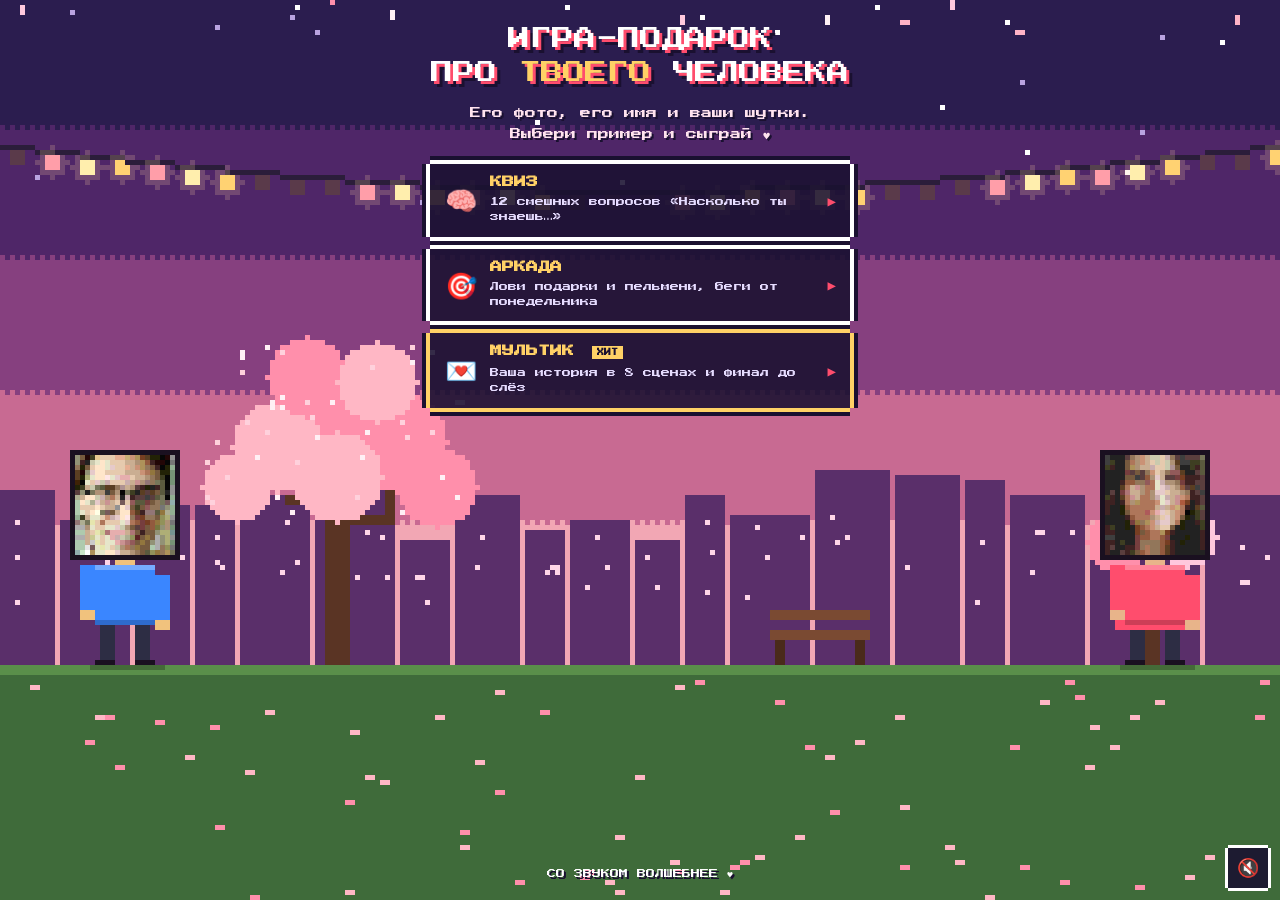
<file: index.html>
<!doctype html>
<html lang="ru">
<head>
  <meta charset="utf-8" />
  <link rel="icon" href="data:," />
  <meta name="viewport" content="width=device-width, initial-scale=1, viewport-fit=cover" />
  <meta name="theme-color" content="#2b1d4f" />
  <title>Игра-подарок про твоего человека</title>
  <meta name="description" content="Персональная игра в подарок: квиз, аркада и пиксельный мультик про любимого человека." />
  <link rel="stylesheet" href="shared/style.css?v=20261003213316" />
  <style>
    body { background: #2b1d4f; font-family: "Press Start 2P", monospace; }
    canvas { position: fixed; inset: 0; width: 100%; height: 100%; image-rendering: pixelated; image-rendering: crisp-edges; }
    .menu {
      position: fixed; left: 0; right: 0; top: 0; z-index: 5;
      display: flex; flex-direction: column; align-items: center; gap: 14px;
      padding: calc(22px + env(safe-area-inset-top)) 16px 0;
    }
    .logo { font-size: clamp(15px, 4.6vw, 22px); line-height: 1.55; text-align: center; color: #fff; text-shadow: 3px 3px 0 #ff4d6d, 6px 6px 0 #1a1030; max-width: 460px; }
    .logo span { color: #ffd166; }
    .sub { font-size: clamp(9px, 2.6vw, 11px); line-height: 1.9; text-align: center; color: #ffe3ee; text-shadow: 2px 2px 0 #1a1030; max-width: 400px; }
    .items { display: flex; flex-direction: column; gap: 12px; width: min(92vw, 420px); margin-top: 4px; }
    .item {
      display: flex; align-items: center; gap: 12px; padding: 12px 14px; text-decoration: none; color: #fff7ec;
      background: rgba(26, 16, 48, 0.88); touch-action: manipulation;
      box-shadow: 0 -4px 0 #fff, 0 4px 0 #fff, -4px 0 0 #fff, 4px 0 0 #fff, 0 -8px 0 #1a1030, 0 8px 0 #1a1030, -8px 0 0 #1a1030, 8px 0 0 #1a1030;
      transition: transform 0.08s steps(2);
    }
    .item:active { transform: translateY(3px); }
    .item .ico { font-size: 26px; width: 34px; text-align: center; flex: none; }
    .item b { display: block; font-size: 12px; color: #ffd166; margin-bottom: 6px; }
    .item small { display: block; font-size: 9px; line-height: 1.7; color: #e6dcff; }
    .item .go { margin-left: auto; color: #ff4d6d; font-size: 14px; animation: blink 0.9s steps(2) infinite; }
    .item.star { box-shadow: 0 -4px 0 #ffd166, 0 4px 0 #ffd166, -4px 0 0 #ffd166, 4px 0 0 #ffd166, 0 -8px 0 #1a1030, 0 8px 0 #1a1030, -8px 0 0 #1a1030, 8px 0 0 #1a1030; }
    .badge { display: inline-block; margin-left: 6px; padding: 3px 5px; font-size: 7px; color: #1a1030; background: #ffd166; vertical-align: middle; }
    .sound { position: fixed; left: 0; right: 0; bottom: calc(18px + env(safe-area-inset-bottom)); z-index: 5; text-align: center; font-size: 9px; line-height: 1.8; color: #fff; text-shadow: 2px 2px 0 #1a1030; animation: blink 1.6s steps(2) infinite; }
    .comic { position: fixed; z-index: 7; transform: translate(-50%, -50%) rotate(var(--rot)); font-family: "Press Start 2P", monospace; pointer-events: none; white-space: nowrap;
      text-shadow: 3px 3px 0 #1a1030, -2px -2px 0 #1a1030, 2px -2px 0 #1a1030, -2px 2px 0 #1a1030; animation: comic 1.5s cubic-bezier(0.2, 0.9, 0.3, 1.3) forwards; }
    @keyframes comic { 0% { transform: translate(-50%, -50%) rotate(var(--rot)) scale(0.2); opacity: 0; } 15% { transform: translate(-50%, -50%) rotate(var(--rot)) scale(1.25); opacity: 1; } 30% { transform: translate(-50%, -50%) rotate(var(--rot)) scale(1); } 80% { opacity: 1; } 100% { transform: translate(-50%, -90%) rotate(var(--rot)); opacity: 0; } }
    @keyframes blink { 50% { opacity: 0; } }
    /* низкие экраны: компактнее, чтобы человечки внизу оставались видны */
    @media (max-height: 700px) {
      .menu { gap: 10px; padding-top: calc(14px + env(safe-area-inset-top)); }
      .item { padding: 9px 12px; }
      .item small { display: none; }
      .item b { margin-bottom: 0; }
    }
  </style>
</head>
<body>
  <canvas id="c"></canvas>
  <div class="menu">
    <div class="logo">ИГРА-ПОДАРОК<br />ПРО <span>ТВОЕГО</span> ЧЕЛОВЕКА</div>
    <div class="sub">Его фото, его имя и ваши шутки.<br />Выбери пример и сыграй ♥</div>
    <div class="items">
      <a class="item" href="quiz/?order=demo"><div class="ico">🧠</div><div><b>КВИЗ</b><small>12 смешных вопросов «Насколько ты знаешь…»</small></div><span class="go">▶</span></a>
      <a class="item" href="arcade/?order=demo"><div class="ico">🎯</div><div><b>АРКАДА</b><small>Лови подарки и пельмени, беги от понедельника</small></div><span class="go">▶</span></a>
      <a class="item star" href="quest/?order=demo"><div class="ico">💌</div><div><b>МУЛЬТИК <span class="badge">ХИТ</span></b><small>Ваша история в 8 сценах и финал до слёз</small></div><span class="go">▶</span></a>
    </div>
  </div>
  <div class="sound">СО ЗВУКОМ ВОЛШЕБНЕЕ ♥</div>

  <script>window.GIFT_ROOT = "./";</script>
  <script src="shared/engine.js?v=20261003213316"></script>
  <script src="quest/pixel.js?v=20261003213316"></script>
  <script>
    // Живой фон: сакура, двое человечков и милые сценки по кругу
    Pix.init(document.getElementById("c"));
    const snd = Gift.soundButton("love");
    Gift.music.swell = 0.3;
    const wake = (e) => { if (e.target.closest(".snd")) return; document.removeEventListener("pointerdown", wake); Gift.music.start("love"); snd.refresh(); };
    document.addEventListener("pointerdown", wake);
    Gift.loadOrder().then(async (G) => {
      const [hi, fi] = await Promise.all([Gift.loadImage(G.hero.photo), Gift.loadImage(G.from.photo)]);
      Pix.setChars(Pix.makeFace(hi), G.hero.look || {}, Pix.makeFace(fi), G.from.look || {});
      const loop = ["heart", "dance", "kiss", "laugh"];
      let k = 0;
      const cycle = () => {
        Pix.setScene("sakura");
        Pix.act("enter");
        setTimeout(() => Pix.act(loop[k++ % loop.length]), 2600);
        setTimeout(cycle, 9000);
      };
      cycle();
    }).catch(() => {});
  </script>
</body>
</html>
</file>
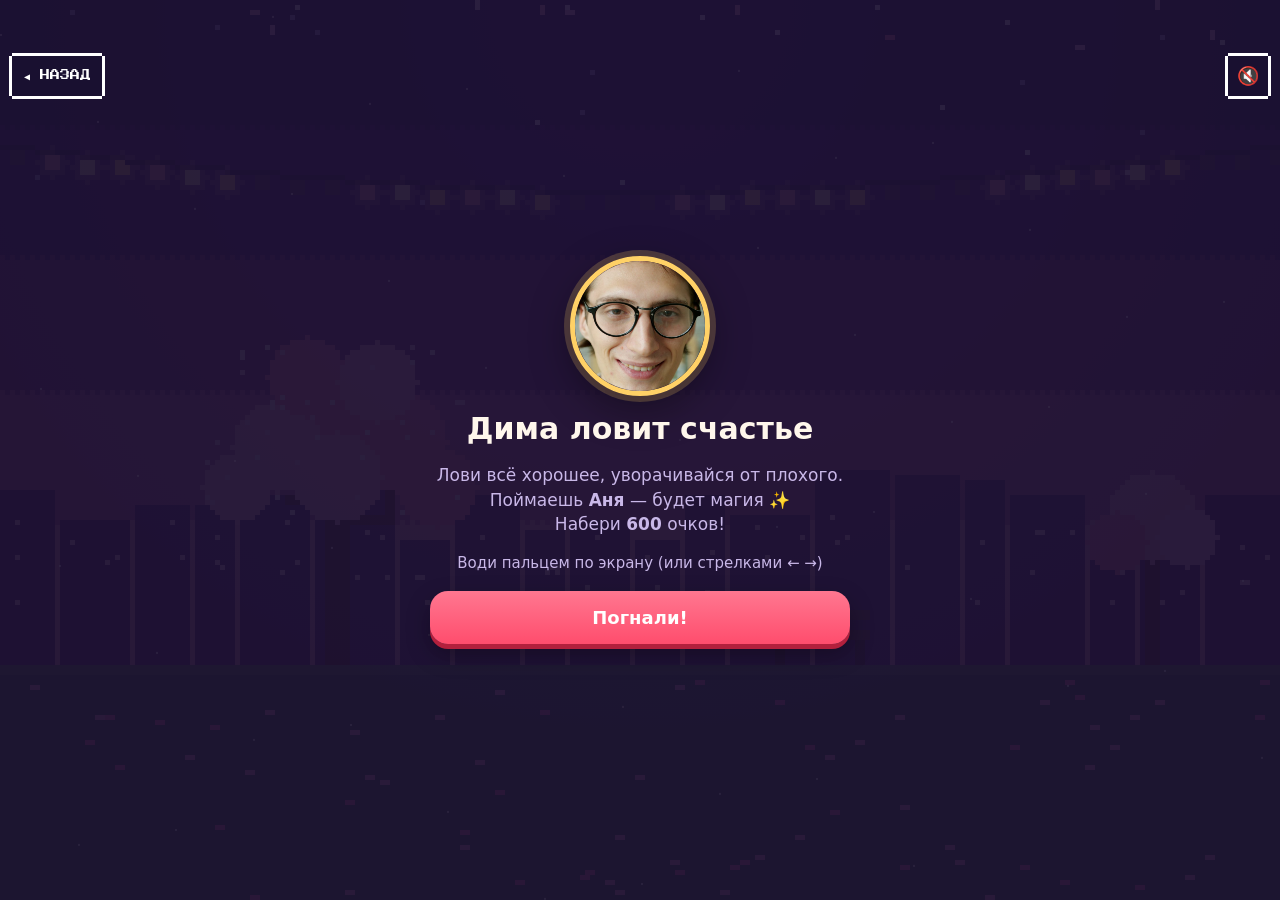
<file: arcade/index.html>
<!doctype html>
<html lang="ru">
<head>
  <meta charset="utf-8" />
  <link rel="icon" href="data:," />
  <meta name="viewport" content="width=device-width, initial-scale=1, viewport-fit=cover" />
  <title>Аркада-подарок</title>
  <link rel="stylesheet" href="../shared/style.css?v=20261003213316" />
  <style>
    canvas { position: fixed; inset: 0; width: 100%; height: 100%; touch-action: none; }
    .hud { position: fixed; top: calc(14px + env(safe-area-inset-top)); left: 0; right: 0; display: flex; justify-content: space-between; align-items: center; padding: 0 18px; font-weight: 900; font-size: 22px; pointer-events: none; z-index: 5; text-shadow: 0 2px 8px rgba(0, 0, 0, 0.5); }
    .snd, .back { bottom: auto; top: calc(56px + env(safe-area-inset-top)); }
    .combo { position: fixed; top: calc(52px + env(safe-area-inset-top)); left: 0; right: 0; text-align: center; font-family: "Press Start 2P", monospace; font-size: 14px; color: var(--accent2); z-index: 5; pointer-events: none; text-shadow: 3px 3px 0 #1a1030; }
    .overlay { background: rgba(27, 16, 48, 0.88); z-index: 10; max-width: none; }
    .overlay > * { max-width: 420px; }
    .hint { font-size: 15px; }
    .pair { display: flex; align-items: center; }
    .pair .avatar { width: 110px; height: 110px; }
    .pair .avatar + .avatar { margin-left: -24px; border-color: var(--accent); }
    .comic { position: fixed; z-index: 7; transform: translate(-50%, -50%) rotate(var(--rot)); font-family: "Press Start 2P", monospace; pointer-events: none; white-space: nowrap; text-align: center;
      text-shadow: 3px 3px 0 #1a1030, -2px -2px 0 #1a1030, 2px -2px 0 #1a1030, -2px 2px 0 #1a1030; animation: comic 1.3s cubic-bezier(0.2, 0.9, 0.3, 1.3) forwards; }
    @keyframes comic { 0% { transform: translate(-50%, -50%) rotate(var(--rot)) scale(0.2); opacity: 0; } 15% { transform: translate(-50%, -50%) rotate(var(--rot)) scale(1.25); opacity: 1; } 30% { transform: translate(-50%, -50%) rotate(var(--rot)) scale(1); } 80% { opacity: 1; } 100% { transform: translate(-50%, -110%) rotate(var(--rot)); opacity: 0; } }
    .banner { position: fixed; left: 0; right: 0; top: 38%; z-index: 8; text-align: center; font-family: "Press Start 2P", monospace; font-size: clamp(16px, 5vw, 24px); line-height: 1.6; padding: 18px 10px; color: #fff; background: rgba(230, 57, 70, 0.92); box-shadow: 0 6px 0 #1a1030; pointer-events: none; animation: banner 2.2s ease-in-out forwards; }
    .banner.good { background: rgba(6, 214, 160, 0.92); color: #1a1030; }
    @keyframes banner { 0% { transform: translateX(-110%); } 15%, 80% { transform: none; } 100% { transform: translateX(110%); } }
    .vignette { position: fixed; inset: 0; z-index: 4; pointer-events: none; box-shadow: inset 0 0 120px 40px rgba(255, 77, 141, 0.55); opacity: 0; transition: opacity 0.5s; }
    .vignette.on { opacity: 1; }
    .heart-rain { position: fixed; top: -40px; z-index: 6; pointer-events: none; animation: heartFall linear forwards; }
    @keyframes heartFall { to { transform: translateY(115vh) rotate(25deg); } }
    #bg { position: fixed; inset: 0; width: 100%; height: 100%; z-index: 0; pointer-events: none; opacity: 0.55; image-rendering: pixelated; image-rendering: crisp-edges; }
  </style>
</head>
<body>
  <canvas id="bg"></canvas>
  <canvas id="c"></canvas>
  <div class="vignette" id="vignette"></div>
  <div class="hud hidden" id="hud"><span id="score">0</span><span id="lives"></span></div>
  <div class="combo hidden" id="combo"></div>

  <div id="start" class="screen center overlay">
    <img class="avatar wobble" id="startPhoto" alt="" />
    <h1 id="title"></h1>
    <p>Лови всё хорошее, уворачивайся от плохого.<br />Поймаешь <b id="loveName"></b> — будет магия ✨<br />Набери <b id="goal"></b> очков!</p>
    <p class="hint">Води пальцем по экрану (или стрелками ← →)</p>
    <button class="btn pink" id="startBtn">Погнали!</button>
  </div>

  <div id="end" class="screen center overlay hidden">
    <div class="pair" id="endPair"><img class="avatar" id="endPhoto" alt="" /><img class="avatar hidden" id="endFrom" alt="" /></div>
    <h1 id="endTitle"></h1>
    <p id="endText"></p>
    <button class="btn pink" id="againBtn">Ещё раз</button>
  </div>

  <script src="../shared/engine.js?v=20261003213316"></script>
  <script>Gift.backButton();</script>
  <script src="../quest/pixel.js?v=20261003213316"></script>
  <script>Pix.init(document.getElementById("bg")); Pix.setScene("sakura");</script>
  <script>
    const $ = (id) => document.getElementById(id);
    const cv = $("c"), cx = cv.getContext("2d");
    let W, H, DPR, G, face, faceFrom;
    let state = "menu";
    let P, items, parts, score, lives, combo, best, spawnT, speed, shake, lastT, slow, event, eventT, nextEvent, loveT;

    const YUM = ["НЯМ!", "МОЁ!", "ЕЩЁ!", "ХРУМ!", "ВКУСНО!", "ЭТО МНЕ?!"];
    const OUCH = ["АЙ!", "ЗА ЧТО?!", "НЕЕЕТ!", "НУ КАМОН!", "БОЛЬНО!"];
    const COMBO_WORDS = { 5: "НЕПЛОХО!", 10: "ОГОНЬ! 🔥", 15: "ПЕЛЬМЕННЫЙ БОГ!", 20: "ЛЕГЕНДА!", 30: "НЕВОЗМОЖНО!!!" };

    function resize() {
      DPR = Math.min(devicePixelRatio || 1, 2);
      W = innerWidth; H = innerHeight;
      cv.width = W * DPR; cv.height = H * DPR;
      cx.setTransform(DPR, 0, 0, DPR, 0, 0);
    }
    addEventListener("resize", resize);
    resize();

    Gift.loadOrder().then(async (cfg) => {
      G = cfg;
      [face, faceFrom] = await Promise.all([Gift.loadImage(G.hero.photo), Gift.loadImage(G.from.photo)]);
      $("startPhoto").src = $("endPhoto").src = Gift.asset(G.hero.photo);
      $("endFrom").src = Gift.asset(G.from.photo);
      $("title").textContent = G.arcade.title;
      $("goal").textContent = G.arcade.winScore;
      $("loveName").textContent = G.from.name;
      document.title = G.arcade.title;
      requestAnimationFrame(loop);
    }).catch((e) => Gift.showError(e.message));

    function comic(text, x, y, color = "#ffd166", size = 1) {
      const d = document.createElement("div");
      d.className = "comic"; d.textContent = text;
      d.style.left = x + "px"; d.style.top = y + "px"; d.style.color = color;
      d.style.fontSize = Math.round(16 * size) + "px";
      d.style.setProperty("--rot", (Math.random() - 0.5) * 20 + "deg");
      document.body.appendChild(d);
      setTimeout(() => d.remove(), 1300);
    }
    function banner(text, good) {
      const b = document.createElement("div");
      b.className = "banner" + (good ? " good" : ""); b.textContent = text;
      document.body.appendChild(b);
      setTimeout(() => b.remove(), 2300);
    }
    function heartRain(n = 25) {
      for (let k = 0; k < n; k++) setTimeout(() => {
        const h = document.createElement("div");
        h.className = "heart-rain"; h.textContent = ["❤️", "💖", "💕", "💗"][k % 4];
        h.style.left = Math.random() * 100 + "vw"; h.style.fontSize = 16 + Math.random() * 20 + "px";
        h.style.animationDuration = 2.5 + Math.random() * 2 + "s";
        document.body.appendChild(h); setTimeout(() => h.remove(), 5000);
      }, k * 60);
    }

    function reset() {
      const r = Math.min(W, H) * 0.085 + 8;
      P = { x: W / 2, y: H - r * 2.6 - 30, r, tx: W / 2, vx: 0, squash: 0, spin: 0, dizzy: 0, run: 0, dir: 1 };
      items = []; parts = [];
      score = 0; lives = 3; combo = 0; best = 0; spawnT = 0; speed = 1; shake = 0; slow = 0;
      event = null; eventT = 0; nextEvent = 150; loveT = 6 + Math.random() * 6;
      updateHud();
    }
    function updateHud() {
      $("score").textContent = "⭐ " + score;
      $("lives").textContent = "❤️".repeat(lives) + "🖤".repeat(3 - lives);
      const mult = 1 + Math.floor(combo / 5);
      $("combo").textContent = combo >= 3 ? "КОМБО " + combo + (mult > 1 ? "  x" + mult : "") : "";
    }

    function pointer(e) { if (state === "play") P.tx = e.touches ? e.touches[0].clientX : e.clientX; }
    cv.addEventListener("pointermove", pointer);
    cv.addEventListener("pointerdown", pointer);
    cv.addEventListener("touchmove", (e) => { e.preventDefault(); pointer(e); }, { passive: false });
    const keys = {};
    addEventListener("keydown", (e) => (keys[e.key] = true));
    addEventListener("keyup", (e) => (keys[e.key] = false));

    function spawn(kind) {
      const A = G.arcade;
      let def, type;
      if (kind === "love") { type = "love"; def = A.love || { points: 50, text: "ЛЮБОВЬ!" }; }
      else if (kind === "golden" || (!kind && Math.random() < 0.025)) { type = "golden"; def = A.golden || { emoji: "🥟", points: 100, text: "ЗОЛОТО!" }; }
      else {
        let badChance = Math.min(0.42, 0.22 + speed * 0.04);
        if (event === "monday") badChance = 0.8;
        if (event === "friday") badChance = 0.05;
        const bad = Math.random() < badChance;
        type = bad ? "bad" : "good";
        const pool = bad ? A.bad : A.good;
        def = pool[Math.floor(Math.random() * pool.length)];
      }
      const fast = event === "monday" ? 1.35 : 1;
      items.push({
        ...def, type,
        x: 30 + Math.random() * (W - 60), y: -50,
        vy: (type === "love" ? 110 : type === "golden" ? 260 : 130 + Math.random() * 90) * speed * fast,
        rot: 0, vr: type === "love" ? 0 : (Math.random() - 0.5) * 5,
        size: type === "love" ? 64 : 42 + Math.random() * 10, t: 0,
        wob: Math.random() * 6,
      });
    }

    function puff(x, y, c = "rgba(255,255,255,0.5)") { parts.push({ x, y, vx: (Math.random() - 0.5) * 40, vy: -20 - Math.random() * 30, life: 0.5, max: 0.5, r: 6, c, grow: 22 }); }
    function sparks(x, y, colors, n = 16, sp = 220) { for (let i = 0; i < n; i++) { const a = Math.random() * 6.28, s = sp * (0.4 + Math.random() * 0.6); parts.push({ x, y, vx: Math.cos(a) * s, vy: Math.sin(a) * s - 60, life: 0.8, max: 0.8, r: 4, c: colors[i % colors.length], g: 500 }); } }
    function heartsBurst(x, y) { for (let i = 0; i < 14; i++) { const a = (i / 14) * 6.28; parts.push({ x, y, vx: Math.cos(a) * 160, vy: Math.sin(a) * 160 - 40, life: 1.4, max: 1.4, emoji: "💖", size: 22, g: 120 }); } }

    function loop(t) {
      const real = Math.min(0.033, (t - (lastT || t)) / 1000);
      lastT = t;
      if (slow > 0) slow -= real;
      const dt = real * (slow > 0 ? 0.4 : 1);
      if (state === "play") update(dt, real);
      draw(t / 1000);
      requestAnimationFrame(loop);
    }

    function update(dt, real) {
      speed += dt * 0.022;
      if (keys.ArrowLeft) P.tx -= 700 * dt;
      if (keys.ArrowRight) P.tx += 700 * dt;
      P.tx = Math.max(P.r, Math.min(W - P.r, P.tx));
      const nx = P.x + (P.tx - P.x) * Math.min(1, dt * 14);
      P.vx = (nx - P.x) / Math.max(dt, 0.001);
      P.x = nx;
      if (Math.abs(P.vx) > 30) { P.dir = Math.sign(P.vx); P.run += dt * Math.min(30, Math.abs(P.vx) / 25); }
      if (Math.abs(P.vx) > 500 && Math.random() < 0.5) puff(P.x - P.dir * 20, P.y + P.r * 2.4);
      P.squash *= 0.88; P.spin *= 0.9; shake *= 0.85;
      if (P.dizzy > 0) P.dizzy -= dt;

      // события
      if (!event && score >= nextEvent) {
        event = "monday"; eventT = 6; banner("😱 ПОНЕДЕЛЬНИК АТАКУЕТ!");
        nextEvent += 250;
      }
      if (event) {
        eventT -= dt;
        if (eventT <= 0) {
          if (event === "monday") { event = "friday"; eventT = 5; banner("🎉 ПЯТНИЦА! ХАЛЯВА!", true); }
          else event = null;
        }
      }
      loveT -= dt;
      if (loveT <= 0) { spawn("love"); loveT = 10 + Math.random() * 8; }

      spawnT -= dt;
      if (spawnT <= 0) { spawn(); spawnT = Math.max(0.26, (event ? 0.45 : 0.85) - speed * 0.1); }

      const headY = P.y;
      for (const it of items) {
        it.t += dt;
        it.y += it.vy * dt;
        it.rot += it.vr * dt;
        if (it.type === "love") { it.x += Math.sin(it.t * 2 + it.wob) * 60 * dt; if (Math.random() < 0.4) parts.push({ x: it.x + (Math.random() - 0.5) * 40, y: it.y, vx: 0, vy: 20, life: 0.8, max: 0.8, emoji: "✨", size: 14 }); }
        if (it.type === "golden" && Math.random() < 0.5) parts.push({ x: it.x, y: it.y, vx: (Math.random() - 0.5) * 30, vy: -10, life: 0.5, max: 0.5, r: 3, c: "#ffd166" });
        const dx = it.x - P.x, dy = it.y - headY;
        if (!it.dead && Math.hypot(dx, dy) < P.r + it.size * 0.45) {
          it.dead = true;
          const mult = 1 + Math.floor(combo / 5);
          if (it.type === "bad") {
            lives--; combo = 0; shake = 16; P.squash = -0.35; P.spin = (Math.random() < 0.5 ? -1 : 1) * 6.28; P.dizzy = 1.2;
            Gift.sfx.bad();
            comic(it.text, it.x, it.y - 30, "#ff7790", 0.8);
            comic(OUCH[Math.floor(Math.random() * OUCH.length)], P.x, P.y - P.r - 50, "#fff", 1.2);
            sparks(it.x, it.y, ["#ff4d6d", "#ffd166", "#fff"], 12, 200);
            if (navigator.vibrate) navigator.vibrate(90);
          } else if (it.type === "love") {
            const pts = it.points * mult; score += pts; combo += 3;
            slow = 2.5; P.squash = 0.4; P.spin = 6.28;
            Gift.sfx.heartbeat(); setTimeout(() => Gift.sfx.heartbeat(), 700); Gift.sfx.win();
            heartsBurst(P.x, P.y - P.r); heartRain(30);
            comic("+" + pts + " " + it.text, W / 2, H * 0.35, "#ff8fab", 1.2);
            $("vignette").classList.add("on"); setTimeout(() => $("vignette").classList.remove("on"), 2500);
          } else {
            combo++;
            const pts = it.points * mult; score += pts;
            P.squash = 0.3; if (it.points >= 15 || it.type === "golden") P.spin = 6.28;
            Gift.sfx.good();
            comic("+" + pts + " " + it.text, it.x, it.y - 30, it.type === "golden" ? "#ffd166" : "#fff3b0", it.type === "golden" ? 1.3 : 0.8);
            sparks(it.x, it.y, it.type === "golden" ? ["#ffd166", "#fff"] : ["#06d6a0", "#ffd166", "#fff"], it.type === "golden" ? 30 : 10, 200);
            if (it.type === "golden") { shake = 8; Gift.sfx.win(); }
            if (COMBO_WORDS[combo]) { comic(COMBO_WORDS[combo], W / 2, H * 0.3, "#ffd166", 1.4); Gift.sfx.win(); }
            else if (Math.random() < 0.3) comic(YUM[Math.floor(Math.random() * YUM.length)], P.x, P.y - P.r - 50, "#fff", 1);
          }
          best = Math.max(best, combo);
          updateHud();
        } else if (!it.dead && it.y > H + 40 && it.type !== "bad") {
          it.dead = true;
          if (it.type === "love") comic("ЭХ, УПУСТИЛ " + G.from.name.toUpperCase() + "!", W / 2, H * 0.4, "#ff8fab", 0.8);
          else if (combo >= 5) comic("КОМБО СГОРЕЛО", W / 2, H * 0.3, "#aaa", 0.7);
          if (it.type === "good") combo = 0;
          updateHud();
        }
      }
      items = items.filter((it) => !it.dead && it.y < H + 80);
      for (const p of parts) { p.life -= dt; p.vy += (p.g || 0) * dt; p.x += p.vx * dt; p.y += p.vy * dt; if (p.grow) p.r += p.grow * dt; }
      parts = parts.filter((p) => p.life > 0);
      $("combo").classList.toggle("hidden", combo < 3);

      if (lives <= 0) end(false);
      else if (score >= G.arcade.winScore) end(true);
    }

    // мультяшный Дима: тело, бегающие ноги, мельтешащие руки
    function drawPlayer(time) {
      const p = P, r = p.r;
      const shirt = (G.hero.look && G.hero.look.shirt) || "#3a86ff";
      const pants = "#5b62a8"; // светлее штанов из истории, чтобы ноги было видно на тёмном фоне
      const running = Math.abs(p.vx) > 30;
      const ph = p.run * 6;
      const lean = Math.max(-0.35, Math.min(0.35, p.vx / 2500));
      const bodyTop = p.y + r * 0.8, bodyH = r * 1.1, feetY = p.y + r * 2.5;
      cx.save();
      cx.translate(p.x, feetY);
      cx.rotate(lean);
      cx.translate(-p.x, -feetY);
      // ноги
      cx.strokeStyle = pants; cx.lineWidth = r * 0.32; cx.lineCap = "round";
      const step = running ? Math.sin(ph) * r * 0.55 : Math.sin(time * 3) * r * 0.05;
      const lift = running ? Math.abs(Math.cos(ph)) * r * 0.25 : 0;
      cx.beginPath(); cx.moveTo(p.x - r * 0.2, bodyTop + bodyH); cx.lineTo(p.x - r * 0.2 + step, feetY - lift * (Math.sin(ph) > 0 ? 1 : 0)); cx.stroke();
      cx.beginPath(); cx.moveTo(p.x + r * 0.2, bodyTop + bodyH); cx.lineTo(p.x + r * 0.2 - step, feetY - lift * (Math.sin(ph) < 0 ? 1 : 0)); cx.stroke();
      cx.fillStyle = "#1a1030";
      cx.beginPath(); cx.ellipse(p.x - r * 0.2 + step + p.dir * 4, feetY - lift * (Math.sin(ph) > 0 ? 1 : 0), r * 0.22, r * 0.12, 0, 0, 6.28); cx.fill();
      cx.beginPath(); cx.ellipse(p.x + r * 0.2 - step + p.dir * 4, feetY - lift * (Math.sin(ph) < 0 ? 1 : 0), r * 0.22, r * 0.12, 0, 0, 6.28); cx.fill();
      // руки
      cx.strokeStyle = shirt; cx.lineWidth = r * 0.26;
      const swing = running ? Math.sin(ph) * r * 0.7 : Math.sin(time * 2) * r * 0.1;
      const panic = p.dizzy > 0 ? Math.sin(time * 30) * r * 0.6 : 0;
      cx.beginPath(); cx.moveTo(p.x - r * 0.5, bodyTop + r * 0.2); cx.lineTo(p.x - r * 0.95 - swing * 0.3, bodyTop + r * 0.5 - swing - panic); cx.stroke();
      cx.beginPath(); cx.moveTo(p.x + r * 0.5, bodyTop + r * 0.2); cx.lineTo(p.x + r * 0.95 + swing * 0.3, bodyTop + r * 0.5 + swing + panic); cx.stroke();
      // тело
      cx.fillStyle = shirt;
      cx.beginPath(); cx.roundRect(p.x - r * 0.55, bodyTop, r * 1.1, bodyH, r * 0.3); cx.fill();
      cx.restore();

      // голова-фото со сквошем и кувырками
      cx.save();
      cx.translate(p.x + lean * r, p.y);
      cx.rotate(p.spin);
      cx.scale(1 + p.squash * 0.6, 1 - p.squash * 0.6);
      cx.beginPath(); cx.arc(0, 0, r + 5, 0, 6.28); cx.fillStyle = "#ffd166"; cx.fill();
      cx.beginPath(); cx.arc(0, 0, r, 0, 6.28); cx.clip();
      if (face) cx.drawImage(face, -r, -r, r * 2, r * 2);
      if (p.squash < -0.1) { cx.fillStyle = "rgba(255,0,60,0.35)"; cx.fillRect(-r, -r, r * 2, r * 2); }
      cx.restore();
      if (p.dizzy > 0) { cx.font = "18px serif"; cx.textAlign = "center"; for (let k = 0; k < 3; k++) { const a = time * 8 + k * 2.09; cx.fillText("⭐", p.x + Math.cos(a) * r * 1.1, p.y - r - 8 + Math.sin(a) * 6); } }
      if (running && Math.abs(p.vx) > 600) { cx.strokeStyle = "rgba(255,255,255,0.35)"; cx.lineWidth = 3; for (let k = 0; k < 3; k++) { const yy = p.y + r * (0.4 + k * 0.6); cx.beginPath(); cx.moveTo(p.x - p.dir * (r + 10), yy); cx.lineTo(p.x - p.dir * (r + 40 + k * 10), yy); cx.stroke(); } }
    }

    function draw(time) {
      cx.save();
      cx.clearRect(0, 0, W, H);
      if (shake > 0.5) cx.translate((Math.random() - 0.5) * shake, (Math.random() - 0.5) * shake);
      if (event === "monday") { cx.fillStyle = "rgba(120,0,20,0.18)"; cx.fillRect(0, 0, W, H); }
      if (event === "friday") { cx.fillStyle = "rgba(0,180,120,0.12)"; cx.fillRect(0, 0, W, H); }
      cx.fillStyle = "rgba(255,255,255,0.5)";
      for (let i = 0; i < 50; i++) { const sx = (i * 97) % W, sy = (i * 53 + time * 30 * (1 + (i % 3)) * (slow > 0 ? 0.4 : 1)) % H; cx.fillRect(sx, sy, 2, 2); }

      if (P) {
        for (const it of items) {
          cx.save();
          cx.translate(it.x, it.y);
          if (it.type === "love") {
            const pulse = 1 + Math.sin(it.t * 6) * 0.06;
            cx.scale(pulse, pulse);
            cx.font = it.size * 1.5 + "px serif"; cx.textAlign = "center"; cx.textBaseline = "middle";
            cx.fillText("❤️", 0, 4);
            cx.beginPath(); cx.arc(0, -2, it.size * 0.32, 0, 6.28); cx.clip();
            if (faceFrom) cx.drawImage(faceFrom, -it.size * 0.32, -2 - it.size * 0.32, it.size * 0.64, it.size * 0.64);
          } else {
            cx.rotate(it.rot);
            if (it.type === "golden") { cx.shadowColor = "#ffd166"; cx.shadowBlur = 20; cx.filter = "sepia(1) saturate(4) brightness(1.2)"; }
            cx.font = it.size + "px serif"; cx.textAlign = "center"; cx.textBaseline = "middle";
            cx.fillText(it.emoji, 0, 0);
          }
          cx.restore();
        }
        drawPlayer(time);
        for (const p of parts) {
          cx.globalAlpha = Math.max(0, p.life / p.max);
          if (p.emoji) { cx.font = p.size + "px serif"; cx.textAlign = "center"; cx.fillText(p.emoji, p.x, p.y); }
          else { cx.fillStyle = p.c; cx.beginPath(); cx.arc(p.x, p.y, p.r, 0, 6.28); cx.fill(); }
          cx.globalAlpha = 1;
        }
      }
      cx.restore();
    }

    const snd = Gift.soundButton("arcade");
    function start() {
      Gift.sfx.boing();
      Gift.music.start("arcade");
      snd.refresh();
      reset();
      state = "play";
      $("start").classList.add("hidden");
      $("end").classList.add("hidden");
      $("hud").classList.remove("hidden");
    }

    function end(win) {
      state = "end";
      $("hud").classList.add("hidden");
      $("combo").classList.add("hidden");
      $("end").classList.remove("hidden");
      $("endFrom").classList.toggle("hidden", !win);
      if (win) {
        $("endTitle").textContent = "ПОБЕДА! 🏆";
        $("endText").textContent = G.arcade.winText + " (Лучшее комбо: " + best + ")";
        Gift.sfx.win();
        Gift.confetti(140);
        heartRain(40);
      } else {
        $("endTitle").textContent = G.hero.name + " устал 😴";
        $("endText").textContent = "Понедельник и брокколи победили… в этот раз. Набрано " + score + " из " + G.arcade.winScore + ". Лучшее комбо: " + best + ". Ещё разок?";
        Gift.sfx.wrong();
      }
    }

    $("startBtn").onclick = start;
    $("againBtn").onclick = start;
  </script>
</body>
</html>
</file>
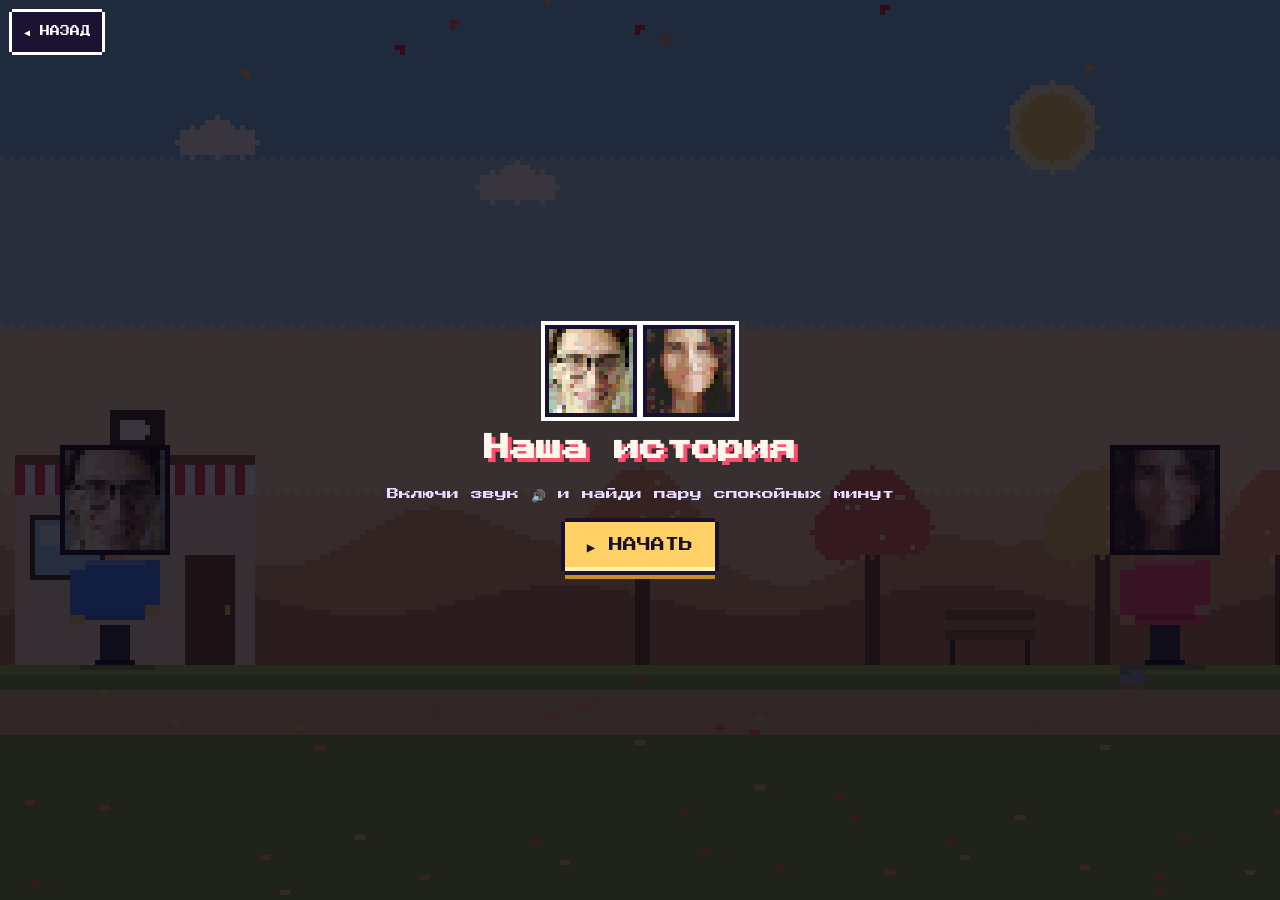
<file: quest/index.html>
<!doctype html>
<html lang="ru">
<head>
  <meta charset="utf-8" />
  <link rel="icon" href="data:," />
  <meta name="viewport" content="width=device-width, initial-scale=1, viewport-fit=cover" />
  <title>Наша история</title>
  <link rel="stylesheet" href="../shared/style.css?v=20261003213316" />
  <style>
    body { background: #000; font-family: "Press Start 2P", monospace; }
    canvas { position: fixed; inset: 0; width: 100%; height: 100%; image-rendering: pixelated; image-rendering: crisp-edges; }
    .px-box {
      background: #1a1030; color: #fff7ec;
      box-shadow: 0 -4px 0 #fff, 0 4px 0 #fff, -4px 0 0 #fff, 4px 0 0 #fff, 0 -8px 0 #1a1030, 0 8px 0 #1a1030, -8px 0 0 #1a1030, 8px 0 0 #1a1030, 0 12px 0 rgba(0, 0, 0, 0.35);
    }
    .box { position: fixed; left: 50%; bottom: calc(28px + env(safe-area-inset-bottom)); transform: translateX(-50%); width: min(88vw, 470px); min-height: 128px; padding: 16px 18px 34px; z-index: 5; cursor: pointer; }
    .box .who { position: absolute; top: -26px; left: 6px; padding: 4px 10px; font-family: "Press Start 2P", monospace; font-size: 10px; background: #ff4d6d; color: #fff; }
    .box p { color: #fff7ec; font-size: 13px; line-height: 1.8; min-height: 48px; }
    .box .tap { position: absolute; right: 14px; bottom: 8px; font-size: 18px; color: #ffd166; animation: blink 0.8s steps(2) infinite; }
    .choices { display: flex; flex-direction: column; gap: 10px; margin-top: 12px; }
    .choices button { font: inherit; font-size: 12px; line-height: 1.6; padding: 10px 14px; background: #2e1d55; color: #fff; border: none; cursor: pointer; text-align: left; box-shadow: 0 0 0 3px #ffd166; }
    .choices button::before { content: "▶ "; color: #ffd166; }
    .choices button:active { transform: translateY(2px); }

    .card { position: fixed; inset: 0; z-index: 8; display: flex; flex-direction: column; align-items: center; justify-content: center; gap: 18px; text-align: center; background: rgba(10, 6, 20, 0.88); opacity: 0; pointer-events: none; transition: opacity 0.5s steps(5); }
    .card.on { opacity: 1; }
    .card .num { font-family: "Press Start 2P", monospace; font-size: 14px; color: #ffd166; letter-spacing: 2px; }
    .card .name { font-family: "Press Start 2P", monospace; font-size: clamp(16px, 5vw, 24px); color: #fff; line-height: 1.5; padding: 0 20px; text-shadow: 4px 4px 0 #ff4d6d; }
    .card .hearts { font-size: 22px; letter-spacing: 6px; color: #ff4d6d; animation: blink 0.8s steps(2) infinite; }
    #fade { position: fixed; inset: 0; background: #000; z-index: 9; opacity: 1; pointer-events: none; transition: opacity 0.9s steps(6); }

    #start { z-index: 10; background: rgba(10, 6, 20, 0.7); max-width: none; }
    #start h1 { font-family: "Press Start 2P", monospace; font-size: clamp(18px, 6vw, 26px); line-height: 1.5; text-shadow: 4px 4px 0 #ff4d6d; }
    #start p { font-size: 12px; line-height: 1.8; color: #e6dcff; }
    .px-btn { font-family: "Press Start 2P", monospace; font-size: 14px; padding: 16px 22px; border: none; color: #1a1030; background: #ffd166; cursor: pointer; box-shadow: 0 -4px 0 #fff3b0 inset, 0 -4px 0 #1a1030, 0 4px 0 #1a1030, -4px 0 0 #1a1030, 4px 0 0 #1a1030, 0 8px 0 #c9901f; }
    .px-btn:active { transform: translateY(4px); }
    .faces { display: flex; gap: 14px; }
    .faces img { width: 84px; height: 84px; image-rendering: pixelated; box-shadow: 0 0 0 4px #1a1030, 0 0 0 8px #fff; }

    #fin { position: fixed; left: 0; right: 0; bottom: calc(5vh + env(safe-area-inset-bottom)); z-index: 6; text-align: center; padding: 0 22px; pointer-events: none; }
    .fin-line { font-size: clamp(14px, 4.2vw, 19px); line-height: 1.8; color: #ffe9ef; min-height: 3.6em; opacity: 0; transition: opacity 1.4s ease; text-shadow: 0 0 18px rgba(255, 120, 160, 0.6), 3px 3px 0 #2b0b2b; }
    .fin-line.on { opacity: 1; }
    .fin-sign { font-family: "Press Start 2P", monospace; font-size: 14px; color: #ff8fab; margin-top: 8px; opacity: 0; transition: opacity 2.5s; line-height: 1.6; }
    .fin-sign.on { opacity: 1; }
    #replay { margin-top: 18px; opacity: 0; transition: opacity 2s; pointer-events: auto; }
    #replay.on { opacity: 1; }
    .comic { position: fixed; z-index: 7; transform: translate(-50%, -50%) rotate(var(--rot)); font-family: "Press Start 2P", monospace; pointer-events: none; white-space: nowrap;
      text-shadow: 3px 3px 0 #1a1030, -2px -2px 0 #1a1030, 2px -2px 0 #1a1030, -2px 2px 0 #1a1030, 0 0 14px rgba(0,0,0,0.4); animation: comic 1.5s cubic-bezier(0.2, 0.9, 0.3, 1.3) forwards; }
    @keyframes comic { 0% { transform: translate(-50%, -50%) rotate(var(--rot)) scale(0.2); opacity: 0; } 15% { transform: translate(-50%, -50%) rotate(var(--rot)) scale(1.25); opacity: 1; } 30% { transform: translate(-50%, -50%) rotate(var(--rot)) scale(1); } 80% { opacity: 1; } 100% { transform: translate(-50%, -90%) rotate(var(--rot)) scale(1); opacity: 0; } }
    @keyframes blink { 50% { opacity: 0; } }
    @media (max-width: 360px) { .box p { font-size: 11px; } .choices button { font-size: 11px; } .box { padding: 14px 14px 30px; } }
    @media (max-height: 640px) { .box { min-height: 104px; } .faces img { width: 64px; height: 64px; } }
    .back { bottom: auto; top: calc(12px + env(safe-area-inset-top)); }
  </style>
</head>
<body>
  <canvas id="c"></canvas>
  <div id="fade"></div>

  <div id="start" class="screen center">
    <div class="faces"><img id="sHero" alt="" /><img id="sFrom" alt="" /></div>
    <h1 id="sTitle"></h1>
    <p>Включи звук 🔊 и найди пару спокойных минут</p>
    <button class="px-btn" id="startBtn">▶ НАЧАТЬ</button>
  </div>

  <div class="card" id="card"><div class="num" id="cardNum"></div><div class="name" id="cardName"></div><div class="hearts">♥ ♥ ♥</div></div>

  <div class="box px-box hidden" id="box">
    <div class="who" id="who"></div>
    <p id="text"></p>
    <div class="choices" id="choices"></div>
    <span class="tap" id="tap">▼</span>
  </div>

  <div id="fin" class="hidden">
    <div class="fin-line" id="finLine"></div>
    <div class="fin-sign" id="finSign"></div>
    <button class="px-btn" id="replay">↺ ЕЩЁ РАЗ</button>
  </div>

  <script src="../shared/engine.js?v=20261003213316"></script>
  <script>Gift.backButton();</script>
  <script src="pixel.js?v=20261003213316"></script>
  <script>
    const $ = (id) => document.getElementById(id);
    const wait = (ms) => new Promise((r) => setTimeout(r, ms));
    let G, chapterIdx = 0, lineIdx = 0, typing = null, waitingChoice = false, busy = true, inFinale = false;

    Pix.init($("c"));

    Gift.loadOrder().then(async (cfg) => {
      G = cfg;
      const [hi, fi] = await Promise.all([Gift.loadImage(G.hero.photo), Gift.loadImage(G.from.photo)]);
      const fa = Pix.makeFace(hi), fb = Pix.makeFace(fi);
      Pix.setChars(fa, G.hero.look || {}, fb, G.from.look || {});
      try { $("sHero").src = fa.toDataURL(); $("sFrom").src = fb.toDataURL(); }
      catch (e) { $("sHero").src = Gift.asset(G.hero.photo); $("sFrom").src = Gift.asset(G.from.photo); }
      $("sTitle").textContent = G.quest.title;
      document.title = G.quest.title;
      Pix.setScene("park");
      Pix.act("enter");
      $("fade").style.opacity = 0.35;
    }).catch((e) => Gift.showError(e.message));

    $("startBtn").onclick = () => {
      Gift.audio();
      Gift.music.swell = 0;
      Gift.music.start();
      $("start").classList.add("hidden");
      openChapter(0);
    };

    async function openChapter(i) {
      busy = true;
      chapterIdx = i; lineIdx = 0;
      const ch = G.quest.chapters[i];
      $("box").classList.add("hidden");
      $("fade").style.opacity = 1;
      await wait(950);
      Pix.setScene(ch.scene);
      $("cardNum").textContent = "ГЛАВА " + (i + 1);
      $("cardName").textContent = ch.title || "";
      $("card").classList.add("on");
      $("fade").style.opacity = 0;
      Gift.sfx.win();
      await wait(2100);
      $("card").classList.remove("on");
      await wait(400);
      $("box").classList.remove("hidden");
      busy = false;
      showLine();
    }

    const lineOf = (l) => (typeof l === "string" ? { t: l } : l);

    function typeText(str) {
      clearInterval(typing);
      const el = $("text");
      el.textContent = "";
      let k = 0;
      $("tap").classList.add("hidden");
      typing = setInterval(() => {
        el.textContent = str.slice(0, ++k);
        if (k % 3 === 0 && str[k - 1] !== " ") Gift.sfx.blip();
        if (k >= str.length) { clearInterval(typing); typing = null; $("tap").classList.remove("hidden"); }
      }, 34);
    }

    function showLine() {
      $("choices").innerHTML = "";
      const l = lineOf(G.quest.chapters[chapterIdx].lines[lineIdx]);
      $("who").textContent = l.who || "♥ " + G.quest.title.toUpperCase();
      if (l.act) Pix.act(l.act);
      typeText(l.t);
    }

    $("box").onclick = () => {
      if (busy || waitingChoice || inFinale) return;
      const ch = G.quest.chapters[chapterIdx];
      if (typing) { clearInterval(typing); typing = null; $("text").textContent = currentText(); $("tap").classList.remove("hidden"); return; }
      Gift.sfx.tap();
      lineIdx++;
      if (lineIdx < ch.lines.length) return showLine();
      if (ch.choice && lineIdx === ch.lines.length) return askChoice(ch.choice);
      nextChapter();
    };

    function currentText() {
      const ch = G.quest.chapters[chapterIdx];
      return lineIdx < ch.lines.length ? lineOf(ch.lines[lineIdx]).t : ch.choice.reply;
    }

    function askChoice(choice) {
      waitingChoice = true;
      typeText(choice.q);
      $("tap").classList.add("hidden");
      setTimeout(() => {
        choice.options.forEach((o) => {
          const b = document.createElement("button");
          b.textContent = o;
          b.onclick = (e) => {
            e.stopPropagation();
            Gift.sfx.good();
            $("choices").innerHTML = "";
            waitingChoice = false;
            if (choice.act) Pix.act(choice.act);
            typeText(choice.reply);
          };
          $("choices").appendChild(b);
        });
      }, 600);
    }

    function nextChapter() {
      if (chapterIdx + 1 < G.quest.chapters.length) {
        Gift.music.swell = Math.min(0.6, (chapterIdx + 1) * 0.1);
        return openChapter(chapterIdx + 1);
      }
      startFinale();
    }

    // ---------- ТРОГАТЕЛЬНЫЙ ФИНАЛ ----------
    async function startFinale() {
      inFinale = true;
      $("box").classList.add("hidden");
      $("fade").style.opacity = 1;
      await wait(1600);
      Pix.setScene("finale");
      Pix.act("finaleEnter");
      Gift.music.swell = 0.8;
      $("fade").style.opacity = 0;
      $("fin").classList.remove("hidden");
      await wait(6500);

      const lines = G.quest.finale;
      for (let i = 0; i < lines.length; i++) {
        const el = $("finLine");
        el.textContent = lines[i];
        el.classList.add("on");
        if (i === lines.length - 3) { Gift.music.swell = 1; Pix.fireworks = true; }
        await wait(Math.max(3400, lines[i].length * 100));
        if (i < lines.length - 1) { el.classList.remove("on"); await wait(1500); }
      }
      Pix.act("finaleKiss");
      await wait(3800);
      Pix.act("heartSky");
      await wait(3500);
      $("finSign").textContent = G.quest.signature;
      $("finSign").classList.add("on");
      await wait(4000);
      $("replay").classList.add("on");
      setTimeout(() => { Pix.fireworks = false; Gift.music.stop(8); }, 12000);
    }

    $("replay").onclick = () => location.reload();
  </script>
</body>
</html>
</file>
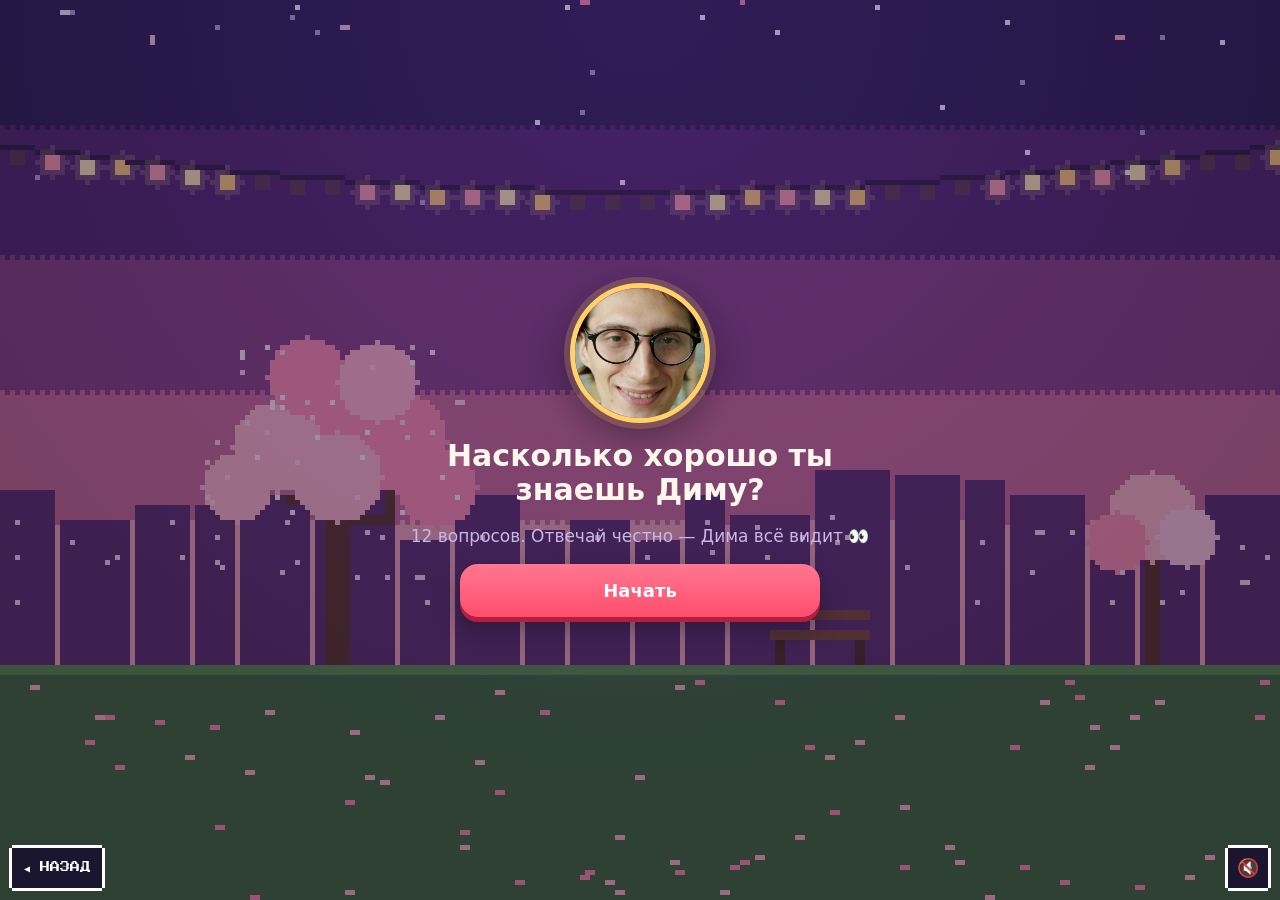
<file: quiz/index.html>
<!doctype html>
<html lang="ru">
<head>
  <meta charset="utf-8" />
  <link rel="icon" href="data:," />
  <meta name="viewport" content="width=device-width, initial-scale=1, viewport-fit=cover" />
  <title>Квиз-подарок</title>
  <link rel="stylesheet" href="../shared/style.css?v=20261003213316" />
  <style>
    .top { display: flex; align-items: center; gap: 12px; margin-bottom: 18px; }
    .top .avatar { width: 64px; height: 64px; border-width: 3px; box-shadow: none; transition: transform 0.4s cubic-bezier(0.2, 0.9, 0.3, 1.4); }
    .bar { flex: 1; height: 12px; background: rgba(255, 255, 255, 0.1); border-radius: 99px; overflow: hidden; }
    .bar i { display: block; height: 100%; width: 0; background: linear-gradient(90deg, var(--accent), var(--accent2)); transition: width 0.4s ease-out; }
    .count { font-weight: 800; color: var(--muted); font-size: 15px; min-width: 40px; text-align: right; }
    .question { font-size: 23px; font-weight: 800; line-height: 1.3; margin: 8px 0 20px; }
    .options { display: flex; flex-direction: column; gap: 12px; }
    .opt {
      text-align: left; padding: 16px 18px; border-radius: 16px; font: inherit; font-size: 17px; font-weight: 700;
      color: var(--text); background: var(--card); border: 2px solid rgba(255, 255, 255, 0.08); cursor: pointer;
      transition: transform 0.1s ease-out, background 0.2s, border-color 0.2s;
    }
    .opt:active { transform: scale(0.98); }
    .opt.right { background: #145a43; border-color: #06d6a0; }
    .opt.wrong { background: #5c1a2a; border-color: var(--accent); animation: shake 0.4s; }
    .reaction { margin-top: 18px; padding: 16px; border-radius: 16px; background: rgba(255, 209, 102, 0.12); font-size: 17px; font-weight: 700; line-height: 1.4; }
    .next { margin-top: auto; align-self: center; }
    .face-react { position: fixed; left: 50%; top: 40%; width: 220px; height: 220px; margin: -110px 0 0 -110px; border-radius: 50%; object-fit: cover; pointer-events: none; z-index: 50; opacity: 0; }
    .face-react.go-wrong { animation: faceWrong 1.1s ease-out both; }
    .face-react.go-right { animation: faceRight 1.1s ease-out both; }
    .note { font-size: 18px; font-weight: 800; color: #ffd1dc; line-height: 1.45; padding: 14px 16px; border-radius: 18px; background: rgba(255, 77, 109, 0.14); border: 2px solid rgba(255, 143, 171, 0.4); animation-delay: 1.4s; }
    .heart-rain { position: fixed; top: -40px; z-index: 40; pointer-events: none; animation: heartFall linear forwards; }
    @keyframes heartFall { to { transform: translateY(115vh) rotate(25deg); } }
    #result { overflow-y: auto; justify-content: safe center; }
    #game { overflow-y: auto; }
    @media (max-height: 700px) { .question { font-size: 19px; margin: 4px 0 14px; } .opt { padding: 12px 14px; font-size: 15px; } .options { gap: 9px; } .reaction { margin-top: 12px; padding: 12px; font-size: 15px; } .score-big { font-size: 48px; } .pair .avatar { width: 84px; height: 84px; } .avatar { width: 110px; height: 110px; } }
    .score-big { font-size: 64px; font-weight: 900; color: var(--accent2); line-height: 1; }
    .pair { display: flex; align-items: center; }
    .pair .avatar { width: 110px; height: 110px; }
    .pair .avatar + .avatar { margin-left: -24px; border-color: var(--accent); }
    @keyframes shake { 20%, 60% { transform: translateX(-8px); } 40%, 80% { transform: translateX(8px); } }
    @keyframes faceWrong {
      0% { opacity: 0; transform: scale(0.2) rotate(0); }
      25% { opacity: 1; transform: scale(1.3) rotate(-15deg); filter: hue-rotate(-40deg) saturate(2); }
      50% { transform: scale(1.1, 0.8) rotate(10deg); }
      100% { opacity: 0; transform: scale(0.1) rotate(360deg) translateY(200px); }
    }
    @keyframes faceRight {
      0% { opacity: 0; transform: scale(0.2); }
      30% { opacity: 1; transform: scale(1.2) rotate(8deg); }
      60% { transform: scale(1) rotate(-8deg); }
      100% { opacity: 0; transform: scale(1.6) translateY(-260px); }
    }
    #bg { position: fixed; inset: 0; width: 100%; height: 100%; z-index: 0; pointer-events: none; opacity: 0.55; image-rendering: pixelated; image-rendering: crisp-edges; }
  </style>
</head>
<body>
  <canvas id="bg"></canvas>
  <div id="start" class="screen center">
    <img class="avatar wobble" id="startPhoto" alt="" />
    <h1 id="startTitle"></h1>
    <p id="startText"></p>
    <button class="btn pink" id="startBtn">Начать</button>
  </div>

  <div id="game" class="screen hidden">
    <div class="top">
      <img class="avatar" id="miniPhoto" alt="" />
      <div class="bar"><i id="bar"></i></div>
      <div class="count" id="count"></div>
    </div>
    <div class="question" id="question"></div>
    <div class="options" id="options"></div>
    <div class="reaction hidden" id="reaction"></div>
    <button class="btn next hidden" id="nextBtn">Дальше →</button>
  </div>

  <div id="result" class="screen center hidden">
    <div class="pair"><img class="avatar" id="resHero" alt="" /><img class="avatar" id="resFrom" alt="" /></div>
    <div class="score-big" id="score"></div>
    <h2 id="resTitle"></h2>
    <p id="resText"></p>
    <h1 class="fade-up" id="occasion" style="color: var(--accent2); animation-delay: 0.6s"></h1>
    <p class="note fade-up hidden" id="note"></p>
    <button class="btn" id="againBtn">Пройти ещё раз</button>
  </div>

  <img class="face-react" id="faceReact" alt="" />

  <script src="../shared/engine.js?v=20261003213316"></script>
  <script>Gift.backButton();</script>
  <script src="../quest/pixel.js?v=20261003213316"></script>
  <script>Pix.init(document.getElementById("bg")); Pix.setScene("sakura");</script>
  <script>
    const $ = (id) => document.getElementById(id);
    let G, i = 0, score = 0, answered = false;

    Gift.loadOrder().then((cfg) => {
      G = cfg;
      const photo = Gift.asset(G.hero.photo);
      ["startPhoto", "miniPhoto", "resHero", "faceReact"].forEach((id) => ($(id).src = photo));
      $("resFrom").src = Gift.asset(G.from.photo);
      $("startTitle").textContent = G.quiz.title;
      $("startText").textContent = G.quiz.questions.length + " вопросов. Отвечай честно — " + G.hero.name + " всё видит 👀";
      document.title = G.quiz.title;
    }).catch((e) => Gift.showError(e.message));

    const snd = Gift.soundButton("fun");
    $("startBtn").onclick = () => {
      Gift.sfx.boing();
      Gift.music.start("fun");
      snd.refresh();
      $("start").classList.add("hidden");
      $("game").classList.remove("hidden");
      i = 0; score = 0;
      render();
    };

    function render() {
      const q = G.quiz.questions[i];
      answered = false;
      $("count").textContent = i + 1 + "/" + G.quiz.questions.length;
      $("bar").style.width = (i / G.quiz.questions.length) * 100 + "%";
      $("question").textContent = q.q;
      $("question").className = "question fade-up";
      $("reaction").classList.add("hidden");
      $("nextBtn").classList.add("hidden");
      $("options").innerHTML = "";
      q.options.forEach((text, idx) => {
        const b = document.createElement("button");
        b.className = "opt fade-up";
        b.style.animationDelay = idx * 0.06 + "s";
        b.textContent = text;
        b.onclick = () => choose(idx, b);
        $("options").appendChild(b);
      });
    }

    function choose(idx, btn) {
      if (answered) return;
      answered = true;
      const q = G.quiz.questions[i];
      const ok = idx === q.answer;
      const buttons = $("options").children;
      buttons[q.answer].classList.add("right");
      if (!ok) btn.classList.add("wrong");
      if (ok) { score++; Gift.sfx.good(); } else { Gift.sfx.wrong(); }
      // Лицо выпрыгивает на экран: радуется или улетает кувырком
      const f = $("faceReact");
      f.className = "face-react";
      void f.offsetWidth;
      f.classList.add(ok ? "go-right" : "go-wrong");
      $("miniPhoto").style.transform = ok ? "scale(1.25) rotate(12deg)" : "scale(0.8) rotate(-180deg)";
      setTimeout(() => ($("miniPhoto").style.transform = ""), 700);
      const r = $("reaction");
      r.textContent = ok ? "✅ " + q.right : "😂 " + q.wrong;
      r.className = "reaction pop";
      $("nextBtn").textContent = i === G.quiz.questions.length - 1 ? "Узнать результат 🎉" : "Дальше →";
      $("nextBtn").classList.remove("hidden");
    }

    $("nextBtn").onclick = () => {
      Gift.sfx.tap();
      i++;
      if (i < G.quiz.questions.length) return render();
      showResult();
    };

    function showResult() {
      $("game").classList.add("hidden");
      $("result").classList.remove("hidden");
      const total = G.quiz.questions.length;
      const res = [...G.quiz.results].reverse().find((r) => score >= r.min);
      $("score").textContent = score + " из " + total;
      $("score").className = "score-big pop";
      $("resTitle").textContent = res.title;
      $("resText").textContent = res.text;
      $("occasion").textContent = G.occasion + " 🎂";
      Gift.sfx.win();
      Gift.confetti(120);
      if (G.quiz.finalNote) { $("note").textContent = G.quiz.finalNote; $("note").classList.remove("hidden"); }
      for (let k = 0; k < 40; k++) setTimeout(() => {
        const h = document.createElement("div");
        h.className = "heart-rain";
        h.textContent = ["❤️", "💖", "💕", "💗"][k % 4];
        h.style.left = Math.random() * 100 + "vw";
        h.style.fontSize = 18 + Math.random() * 22 + "px";
        h.style.animationDuration = 3 + Math.random() * 3 + "s";
        document.body.appendChild(h);
        setTimeout(() => h.remove(), 6500);
      }, 1200 + k * 120);
    }

    $("againBtn").onclick = () => {
      $("result").classList.add("hidden");
      $("start").classList.remove("hidden");
    };
  </script>
</body>
</html>
</file>
<file: shared/style.css>
/* Пиксельный шрифт Press Start 2P (Google Fonts, лицензия OFL), лежат локально — не зависят от доступа к Google */
@font-face { font-family: "Press Start 2P"; font-display: swap; src: url(fonts/ps2p-cyr.woff2) format("woff2"); unicode-range: U+0301, U+0400-045F, U+0490-0491, U+04B0-04B1, U+2116; }
@font-face { font-family: "Press Start 2P"; font-display: swap; src: url(fonts/ps2p-lat.woff2) format("woff2"); unicode-range: U+0000-00FF, U+2000-206F; }

* { box-sizing: border-box; margin: 0; padding: 0; -webkit-tap-highlight-color: transparent; }

:root {
  --bg: #1b1030;
  --card: #2a1a48;
  --accent: #ff4d6d;
  --accent2: #ffd166;
  --text: #fff7ec;
  --muted: #c9b8e8;
}

html, body {
  height: 100%;
  background: radial-gradient(circle at 50% 0%, #3a1f66 0%, var(--bg) 70%);
  color: var(--text);
  font-family: "Nunito", system-ui, -apple-system, "Segoe UI", Roboto, sans-serif;
  overflow: hidden;
  user-select: none;
  -webkit-user-select: none;
  overscroll-behavior: none;
  -webkit-text-size-adjust: 100%;
}

a, button { touch-action: manipulation; }

.screen {
  position: fixed;
  inset: 0;
  display: flex;
  flex-direction: column;
  padding: calc(24px + env(safe-area-inset-top)) 20px calc(24px + env(safe-area-inset-bottom));
  max-width: 520px;
  margin: 0 auto;
}
.center { align-items: center; justify-content: center; text-align: center; gap: 16px; }
.hidden { display: none !important; }

h1 { font-size: 30px; line-height: 1.15; font-weight: 900; }
h2 { font-size: 24px; line-height: 1.2; font-weight: 800; }
p { font-size: 17px; line-height: 1.45; color: var(--muted); }

.avatar {
  width: 140px;
  height: 140px;
  border-radius: 50%;
  object-fit: cover;
  border: 5px solid var(--accent2);
  box-shadow: 0 0 0 6px rgba(255, 209, 102, 0.2), 0 12px 40px rgba(0, 0, 0, 0.4);
}
.avatar.wobble { animation: wobble 2.4s ease-in-out infinite; }

.btn {
  appearance: none;
  border: none;
  border-radius: 18px;
  padding: 16px 22px;
  font: inherit;
  font-size: 18px;
  font-weight: 800;
  color: #2b1300;
  background: linear-gradient(180deg, #ffe08a, var(--accent2));
  box-shadow: 0 5px 0 #c9901f, 0 10px 24px rgba(0, 0, 0, 0.3);
  cursor: pointer;
  transition: transform 0.12s ease-out, box-shadow 0.12s ease-out;
  width: 100%;
  max-width: 360px;
}
.btn:active { transform: translateY(4px); box-shadow: 0 1px 0 #c9901f, 0 4px 12px rgba(0, 0, 0, 0.3); }
.btn.pink { color: #fff; background: linear-gradient(180deg, #ff7790, var(--accent)); box-shadow: 0 5px 0 #b3203d, 0 10px 24px rgba(0, 0, 0, 0.3); }
.btn.ghost { background: rgba(255, 255, 255, 0.08); color: var(--text); box-shadow: none; border: 2px solid rgba(255, 255, 255, 0.18); }

.confetti {
  position: fixed;
  top: -12px;
  width: 9px;
  height: 14px;
  border-radius: 2px;
  z-index: 999;
  pointer-events: none;
  animation: fall linear forwards;
}

@keyframes fall { to { top: 110vh; transform: rotate(720deg) translateX(40px); } }
@keyframes wobble { 0%, 100% { transform: rotate(-4deg) scale(1); } 50% { transform: rotate(4deg) scale(1.05); } }
@keyframes pop { 0% { transform: scale(0.6); opacity: 0; } 60% { transform: scale(1.08); opacity: 1; } 100% { transform: scale(1); } }
@keyframes fadeUp { from { opacity: 0; transform: translateY(14px); } to { opacity: 1; transform: none; } }

.pop { animation: pop 0.35s cubic-bezier(0.2, 0.9, 0.3, 1.2) both; }
.fade-up { animation: fadeUp 0.5s ease-out both; }

@media (prefers-reduced-motion: reduce) {
  .avatar.wobble, .pop, .fade-up { animation: none; }
}

/* Пиксельная кнопка звука */
.snd {
  position: fixed; z-index: 60; bottom: calc(12px + env(safe-area-inset-bottom)); right: calc(12px + env(safe-area-inset-right));
  width: 40px; height: 40px; padding: 0; border: none; font-size: 18px; line-height: 40px; text-align: center; cursor: pointer;
  background: rgba(26, 16, 48, 0.88); touch-action: manipulation;
  box-shadow: 0 -3px 0 #fff, 0 3px 0 #fff, -3px 0 0 #fff, 3px 0 0 #fff;
}
.snd:active { transform: translateY(2px); }

/* Пиксельная кнопка «назад к примерам» (только в демо) */
.back {
  position: fixed; z-index: 60; bottom: calc(12px + env(safe-area-inset-bottom)); left: calc(12px + env(safe-area-inset-left));
  height: 40px; padding: 0 12px; display: flex; align-items: center; gap: 6px; text-decoration: none;
  font-family: "Press Start 2P", monospace; font-size: 10px; color: #fff; background: rgba(26, 16, 48, 0.88); touch-action: manipulation;
  box-shadow: 0 -3px 0 #fff, 0 3px 0 #fff, -3px 0 0 #fff, 3px 0 0 #fff;
}
.back:active { transform: translateY(2px); }
</file>
